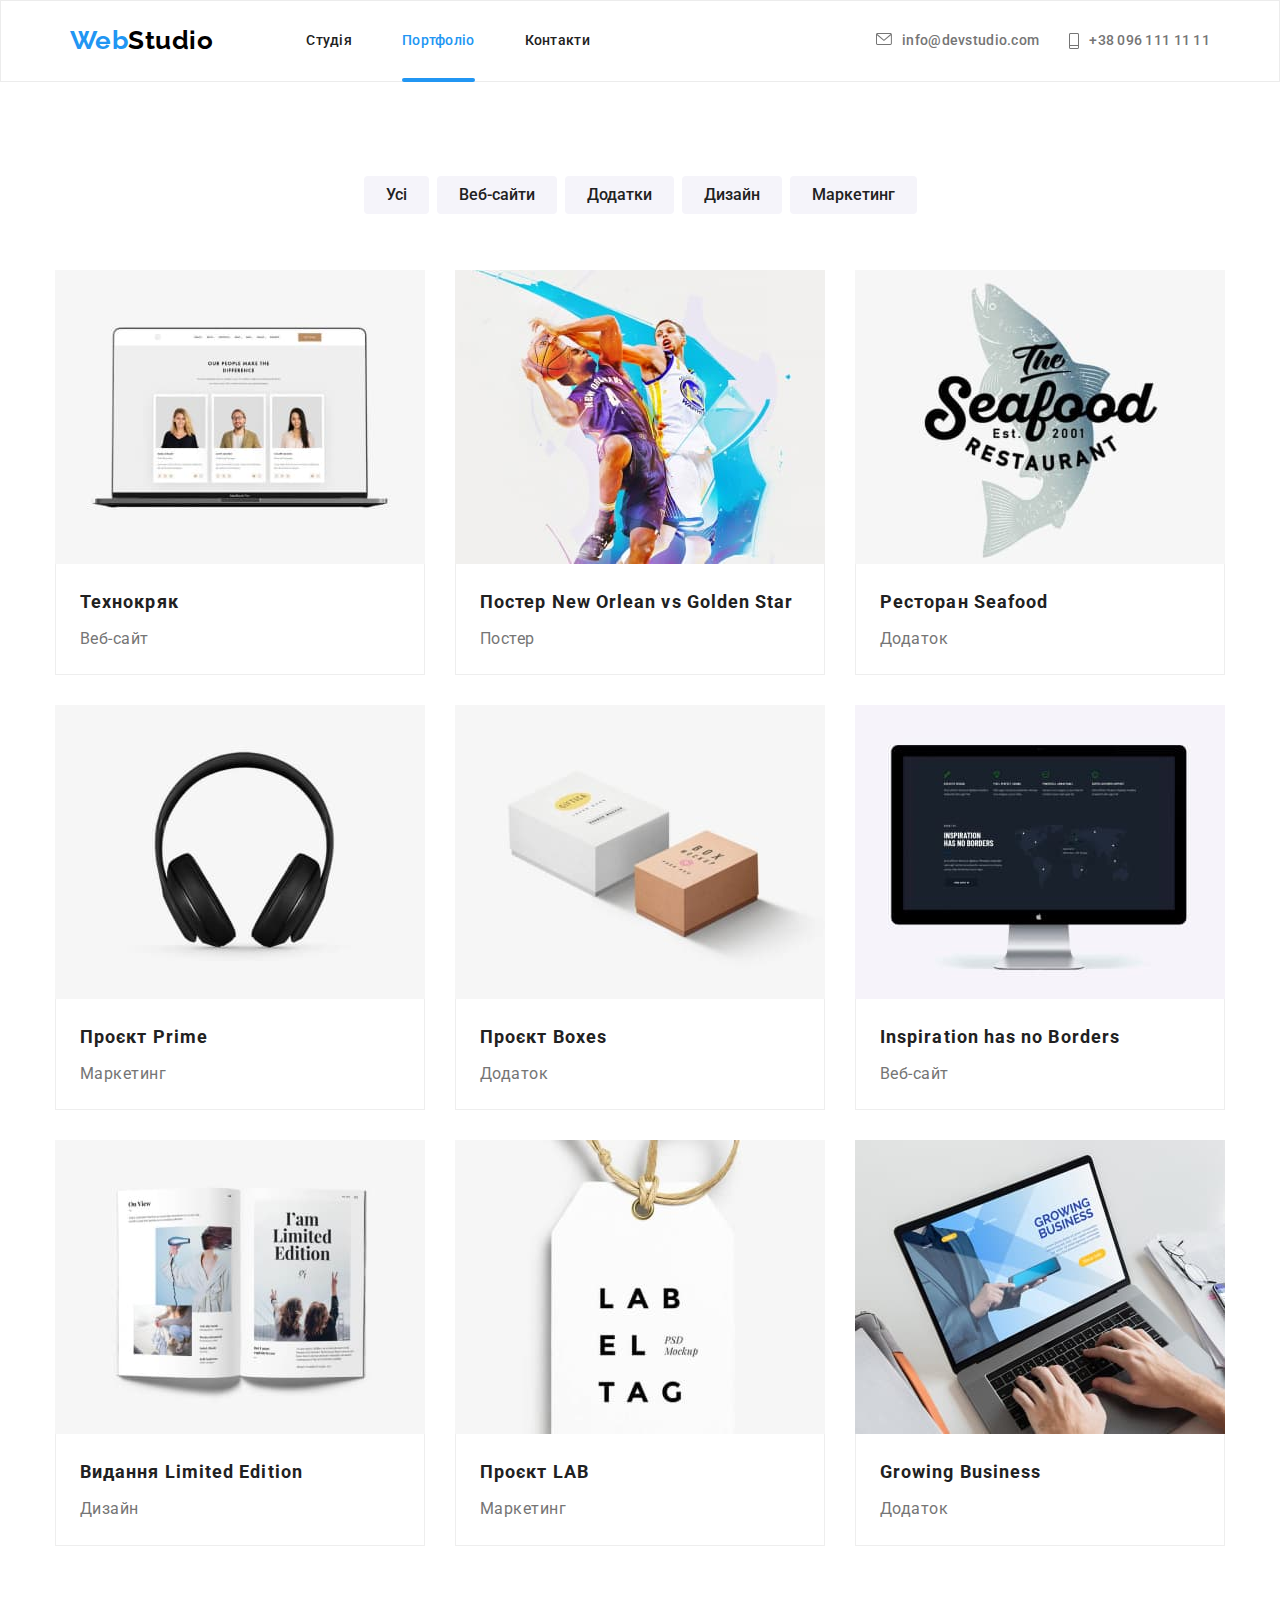
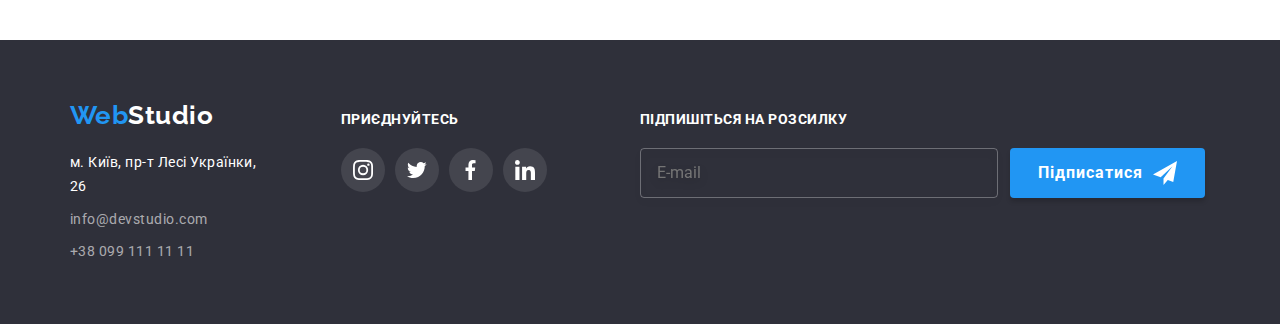
<file: portfolio.html>
<!DOCTYPE html>
<html lang="en">

<head>
    <meta charset="UTF-8">
    <meta http-equiv="X-UA-Compatible" content="IE=edge">
    <meta name="viewport" content="width=device-width, initial-scale=1.0">
    <title>Portfolio</title>
    <link rel="preconnect" href="https://fonts.googleapis.com">
    <link rel="preconnect" href="https://fonts.gstatic.com" crossorigin>
    <link href="https://fonts.googleapis.com/css2?family=Raleway:wght@400;700&family=Roboto:wght@400;500;700&display=swap"
        rel="stylesheet">
    <link rel="stylesheet" href="./css/main.min.css">
</head>

<body>

<!--Шапка + навігація-->

    <header class="page-header">
        <div class="container">
            <div class="header__container">
                <a class="logo" href="/">
                    <span class="logo__web">Web</span><span class="logo__studio">Studio</span>
                </a>
    
                <button class="menu-toggle js-open-menu" aria-expanded="false" aria-controls="mobile-menu">
                    <svg class="icon-menu-open">
                        <use href="./images/sprite.svg#icon-menu-open">
                        </use>
                    </svg>
                </button>
    
                <!--Навігація по сайту + Контакти-->
                <div class="page-header__menu">
                    <nav>
                        <ul class="page-header__nav-list">
                            <li class="page-header__nav-item"><a href="index.html"
                                    class="page-header__button">Студія</a></li>
                            <li class="page-header__nav-item page-header__nav--line"><a href="portfolio.html"
                                    class="page-header__button page-header__button--current">Портфоліо</a></li>
                            <li class="page-header__nav-item"><a href="Контакти" class="page-header__button">Контакти</a>
                            </li>
                        </ul>
                    </nav>
                    <ul class="page-header__contacts">
                        <li class="page-header__contacts-item">
                            <a href="mailto:info@devstudio.com" class="contacts-link contacts-link--mail">
                                <svg class="contacts-link__icon-envelope">
                                    <use href="./images/sprite.svg#icon-envelope"></use>
                                </svg>
                                info@devstudio.com
                            </a>
                        </li>
                        <li class="page-header__contacts-item"><a href="tel:+380961111111"
                                class="contacts-link contacts-link--phone">
                                <svg class="contacts-link__icon-phone">
                                    <use href="./images/sprite.svg#icon-phone"></use>
                                </svg>
                                +38 096 111 11 11
                            </a></li>
                    </ul>
                </div>
            </div>
        </div>
    </header>

    <!--Основа сторінки-->

<main>

    <!--Основні кнопки навігації-->
    <div class="container">
    <section class="portfolio">

        <!--конпки-фільтри-->
        <ul class="filter">
            <li class="filter__item"><button type="button" class="filter__button">Усі</button></li>
            <li class="filter__item"><button type="button" class="filter__button">Веб-сайти</button></li>
            <li class="filter__item"><button type="button" class="filter__button">Додатки</button></li>
            <li class="filter__item"><button type="button" class="filter__button">Дизайн</button></li>
            <li class="filter__item"><button type="button" class="filter__button">Маркетинг</button></li>
        </ul>


    <!--Список портфоліо-->


        <ul class="portfolio-list">
            <li class="portfolio-list__item">
                <a class="portfolio-list__link">
                    <div class="portfolio-list__thumb">
                        <picture>
                            <source srcset="images/portfolio-case1-450.jpg 1x, images/portfolio-case1-450@2x.jpg 2x" media="(max-width:767px)" type="image/jpg">
                            <source srcset="images/portfolio-case1-354.jpg 1x, images/portfolio-case1-354@2x.jpg 2x" media="(min-width: 768px) and (max-width:1199px)" type="image/jpg">
                            <source srcset="images/portfolio-case1-370.jpg 1x, images/portfolio-case1-370@2x.jpg 2x" media="(min-width: 1200px)" type="image/jpg">
                            <img src="images/desctop/portfolio-case1-370.jpg" alt="ноутбук з заставкою">
                            </picture>
                            <div class="portfolio-list__overlay">
                                <p class="portfolio-list__overlay-text">
                                    Ресурс пропонує комплексні пропозиції з різним 
                                    рівнем функціоналу та сервісів. 
                                    Все це дозволить відвідувачу отримати
                                    вичерпні відомості про компанію чи приватну особу.</p>
                            </div>
                    </div>
                    <div class="portfolio-list__description">
                        <h3 class="portfolio-list__title">Технокряк</h3>
                        <p class="portfolio-list__subtitle">Веб-сайт</p>
                    </div>
                </a>
            </li>

            <li class="portfolio-list__item">
                <a class="portfolio-list__link">
                    <div class="portfolio-list__thumb">
                        <picture>
                            <source srcset="images/portfolio-case2-450.jpg 1x, images/portfolio-case2-450@2x.jpg 2x" media="(max-width:767px)" type="image/jpg">
                            <source srcset="images/portfolio-case2-354.jpg 1x, images/portfolio-case2-354@2x.jpg 2x" media="(min-width: 768px) and (max-width:1199px)" type="image/jpg">
                            <source srcset="images/portfolio-case2-370.jpg 1x, images/portfolio-case2-370@2x.jpg 2x" media="(min-width: 1200px)"
                                type="image/jpg">
                            <img src="images/desctop/portfolio-case2-370.jpg" alt="баскетболісти грають">
                            </picture>
                        <div class="portfolio-list__overlay">
                            <p class="portfolio-list__overlay-text">
                                Ресурс пропонує комплексні пропозиції з різним
                                рівнем функціоналу та сервісів.
                                Все це дозволить відвідувачу отримати
                                вичерпні відомості про компанію чи приватну особу.</p>
                        </div>
                    </div>
                    <div class="portfolio-list__description">
                        <h3 class="portfolio-list__title">Постер New Orlean vs Golden Star</h3>
                        <p class="portfolio-list__subtitle">Постер</p>
                    </div>
                </a>
            </li>

            <li class="portfolio-list__item">
                <a class="portfolio-list__link">
                    <div class="portfolio-list__thumb">
                        <picture>
                            <source srcset="images/portfolio-case3-450.jpg 1x, images/portfolio-case3-450@2x.jpg 2x" media="(max-width:767px)" type="image/jpg">
                            <source srcset="images/portfolio-case3-354.jpg 1x, images/portfolio-case3-354@2x.jpg 2x" media="(min-width: 768px) and (max-width:1199px)" type="image/jpg">
                            <source srcset="images/portfolio-case3-370.jpg 1x, images/portfolio-case3-370@2x.jpg 2x" media="(min-width: 1200px)"
                                type="image/jpg">
                            <img src="images/desctop/portfolio-case3-370.jpg" alt="ресторан рибної їжі">
                            </picture>
                        <div class="portfolio-list__overlay">
                            <p class="portfolio-list__overlay-text">
                                Ресурс пропонує комплексні пропозиції з різним
                                рівнем функціоналу та сервісів.
                                Все це дозволить відвідувачу отримати
                                вичерпні відомості про компанію чи приватну особу.</p>
                        </div>
                    </div>
                    <div class="portfolio-list__description">
                        <h3 class="portfolio-list__title">Ресторан Seafood</h3>
                        <p class="portfolio-list__subtitle">Додаток</p>
                    </div>
                </a>
            </li>

            <li class="portfolio-list__item">
                <a class="portfolio-list__link">
                    <div class="portfolio-list__thumb">
                         <picture>
                            <source srcset="images/portfolio-case4-450.jpg 1x, images/portfolio-case4-450@2x.jpg 2x" media="(max-width:767px)" type="image/jpg">
                            <source srcset="images/portfolio-case4-354.jpg 1x, images/portfolio-case4-354@2x.jpg 2x" media="(min-width: 768px) and (max-width:1199px)" type="image/jpg">
                            <source srcset="images/portfolio-case4-370.jpg 1x, images/portfolio-case4-370@2x.jpg 2x" media="(min-width: 1200px)" type="image/jpg">
                            <img src="images/desctop/portfolio-case4-370.jpg" alt="навушники">
                            </picture>
                        <div class="portfolio-list__overlay">
                            <p class="portfolio-list__overlay-text">
                                Ресурс пропонує комплексні пропозиції з різним
                                рівнем функціоналу та сервісів.
                                Все це дозволить відвідувачу отримати
                                вичерпні відомості про компанію чи приватну особу.</p>
                        </div>
                    </div>
                    <div class="portfolio-list__description">
                        <h3 class="portfolio-list__title">Проєкт Prime</h3>
                        <p class="portfolio-list__subtitle">Маркетинг</p>
                    </div>
                </a>
            </li>

            <li class="portfolio-list__item">
                <a class="portfolio-list__link">
                    <div class="portfolio-list__thumb">
                        <picture>
                            <source srcset="images/portfolio-case5-450.jpg 1x, images/portfolio-case5-450@2x.jpg 2x" media="(max-width:767px)" type="image/jpg">
                            <source srcset="images/portfolio-case5-354.jpg 1x, images/portfolio-case5-354@2x.jpg 2x" media="(min-width: 768px) and (max-width:1199px)" type="image/jpg">
                            <source srcset="images/portfolio-case5-370.jpg 1x, images/portfolio-case5-370@2x.jpg 2x" media="(min-width: 1200px)"
                                type="image/jpg">
                            <img src="images/desctop/portfolio-case5-370.jpg" alt="дві коробки">
                            </picture>
                        <div class="portfolio-list__overlay">
                            <p class="portfolio-list__overlay-text">
                                Ресурс пропонує комплексні пропозиції з різним
                                рівнем функціоналу та сервісів.
                                Все це дозволить відвідувачу отримати
                                вичерпні відомості про компанію чи приватну особу.</p>
                        </div>
                    </div>
                    <div class="portfolio-list__description">
                        <h3 class="portfolio-list__title">Проєкт Boxes</h3>
                        <p class="portfolio-list__subtitle">Додаток</p>
                    </div>
                </a>
            </li>

            <li class="portfolio-list__item">
                <a class="portfolio-list__link">
                    <div class="portfolio-list__thumb">
                        <picture>
                            <source srcset="images/portfolio-case6-450.jpg 1x, images/portfolio-case6-450@2x.jpg 2x" media="(max-width:767px)" type="image/jpg">
                            <source srcset="images/portfolio-case6-354.jpg 1x, images/portfolio-case6-354@2x.jpg 2x" media="(min-width: 768px) and (max-width:1199px)" type="image/jpg">
                            <source srcset="images/portfolio-case6-370.jpg 1x, images/portfolio-case6-370@2x.jpg 2x" media="(min-width: 1200px)"
                                type="image/jpg">
                            <img src="images/desctop/portfolio-case6-370.jpg" alt="монітор стоїть">
                            </picture>
                        <div class="portfolio-list__overlay">
                            <p class="portfolio-list__overlay-text">
                                Ресурс пропонує комплексні пропозиції з різним
                                рівнем функціоналу та сервісів.
                                Все це дозволить відвідувачу отримати
                                вичерпні відомості про компанію чи приватну особу.</p>
                        </div>
                    </div>
                    <div class="portfolio-list__description">
                        <h3 class="portfolio-list__title">Inspiration has no Borders</h3>
                        <p class="portfolio-list__subtitle">Веб-сайт</p>
                    </div>
                </a>
            </li>

            <li class="portfolio-list__item">
                <a class="portfolio-list__link">
                    <div class="portfolio-list__thumb">
                        <picture>
                            <source srcset="images/portfolio-case7-450.jpg 1x, images/portfolio-case7-450@2x.jpg 2x" media="(max-width:767px)" type="image/jpg">
                            <source srcset="images/portfolio-case7-354.jpg 1x, images/portfolio-case7-354@2x.jpg 2x" media="(min-width: 768px) and (max-width:1199px)" type="image/jpg">
                            <source srcset="images/portfolio-case7-370.jpg 1x, images/portfolio-case7-370@2x.jpg 2x" media="(min-width: 1200px)"
                                type="image/jpg">
                            <img src="images/desctop/portfolio-case7-370.jpg" alt="книга">
                            </picture>
                        <div class="portfolio-list__overlay">
                            <p class="portfolio-list__overlay-text">
                                Ресурс пропонує комплексні пропозиції з різним
                                рівнем функціоналу та сервісів.
                                Все це дозволить відвідувачу отримати
                                вичерпні відомості про компанію чи приватну особу.</p>
                        </div>
                    </div>
                    <div class="portfolio-list__description">
                        <h3 class="portfolio-list__title">Видання Limited Edition</h3>
                        <p class="portfolio-list__subtitle">Дизайн</p>
                    </div>
                </a>
            </li>

            <li class="portfolio-list__item">
                <a class="portfolio-list__link">
                    <div class="portfolio-list__thumb">
                        <picture>
                            <source srcset="images/portfolio-case8-450.jpg 1x, images/portfolio-case8-450@2x.jpg 2x" media="(max-width:767px)" type="image/jpg">
                            <source srcset="images/portfolio-case8-354.jpg 1x, images/portfolio-case8-354@2x.jpg 2x" media="(min-width: 768px) and (max-width:1199px)" type="image/jpg">
                            <source srcset="images/portfolio-case8-370.jpg 1x, images/portfolio-case8-370@2x.jpg 2x" media="(min-width: 1200px)"
                                type="image/jpg">
                            <img src="images/desctop/portfolio-case8-370.jpg" alt="бірка фірми lab">
                            </picture>
                        <div class="portfolio-list__overlay">
                            <p class="portfolio-list__overlay-text">
                                Ресурс пропонує комплексні пропозиції з різним
                                рівнем функціоналу та сервісів.
                                Все це дозволить відвідувачу отримати
                                вичерпні відомості про компанію чи приватну особу.</p>
                        </div>
                    </div>
                    <div class="portfolio-list__description">
                        <h3 class="portfolio-list__title">Проєкт LAB</h3>
                        <p class="portfolio-list__subtitle">Маркетинг</p>
                    </div>
                </a>
            </li>

            <li class="portfolio-list__item">
                <a class="portfolio-list__link">
                    <div class="portfolio-list__thumb">
                        <picture>
                            <source srcset="images/portfolio-case9-450.jpg 1x, images/portfolio-case9-450@2x.jpg 2x" media="(max-width:767px)" type="image/jpg">
                            <source srcset="images/portfolio-case9-354.jpg 1x, images/portfolio-case9-354@2x.jpg 2x" media="(min-width: 768px) and (max-width:1199px)" type="image/jpg">
                            <source srcset="images/portfolio-case9-370.jpg 1x, images/portfolio-case9-370@2x.jpg 2x" media="(min-width: 1200px)"
                                type="image/jpg">
                            <img src="images/desctop/portfolio-case9-370.jpg"  alt="Руки на клавіатурі ноутбука друкують"> 
                              </picture> 
                        <div class="portfolio-list__overlay">
                            <p class="portfolio-list__overlay-text">
                                Ресурс пропонує комплексні пропозиції з різним
                                рівнем функціоналу та сервісів.
                                Все це дозволить відвідувачу отримати
                                вичерпні відомості про компанію чи приватну особу.</p>
                        </div>
                    </div>
                    <div class="portfolio-list__description">
                        <h3 class="portfolio-list__title">Growing Business</h3>
                        <p class="portfolio-list__subtitle">Додаток</p>
                    </div>
                </a>
            </li>
        </ul>

    </section>
    </div>
</main>

    <!-- Футер-->
    
        <footer class="page-footer">
            <div class="container">
                <div class="page-footer__container">
                    <div class="page-footer__contacts">
                        <a class="logo page-footer__logo" href="/">
                            <span class="logo__web">Web</span><span class="logo__studio logo__studio--inverse">Studio</span>
                        </a>
                        <ul class="page-footer__list">
                            <li class="page-footer__list-item">
                                <address class="page-footer__adress">м. Київ, пр-т Лесі Українки, 26</address>
                            </li>
                            <li class="page-footer__list-item">
                                <a href="mailto:info@example.com" class="page-footer__contacts-link">info@devstudio.com</a>
                            </li>
                            <li class="page-footer__list-item">
                                <a href="tel:+380991111111" class="page-footer__contacts-link">+38 099 111 11 11</a>
                            </li>
                        </ul>
                    </div>
                    <div class="page-footer__social">
                        <h3 class="page-footer__title">Приєднуйтесь</h3>
                        <ul class="page-footer__social-list">
                            <li class="page-footer__social-list-item">
                                <a href="https://www.instagram.com/" class="icon-button page-footer__icon-button">
                                    <svg class="icon-social">
                                        <use href="./images/sprite.svg#icon-instagram">
                                        </use>
                                    </svg>
                                </a>
                            </li>
                            <li class="page-footer__social-list-item">
                                <a href="https://www.instagram.com/" class="icon-button page-footer__icon-button">
                                    <svg class="icon-social">
                                        <use href="./images/sprite.svg#icon-twitter">
                                        </use>
                                    </svg>
                                </a>
                            </li>
                            <li class="page-footer__social-list-item">
                                <a href="https://www.instagram.com/" class="icon-button page-footer__icon-button">
                                    <svg class="icon-social">
                                        <use href="./images/sprite.svg#icon-facebook">
                                        </use>
                                    </svg>
                                </a>
                            </li>
                            <li class="page-footer__social-list-item">
                                <a href="https://www.instagram.com/" class="icon-button page-footer__icon-button">
                                    <svg class="icon-social">
                                        <use href="./images/sprite.svg#icon-linkedin">
                                        </use>
                                    </svg>
                                </a>
                            </li>
                        </ul>
                    </div>
                    <!--форма футеру-->
                    <div class="page-footer__form">
                        <h3 class="page-footer__title">Підпишіться на розсилку</h3>
                        <form class="page-footer__mail">
                            <div class="page-footer__thumb">
                                <input type="email" name="email" class="page-footer__input" placeholder="E-mail">
                                <button type="submit" class="hero-button page-footer__hero-button">Підписатися
                                </button>
                            </div>
                        </form>
                    </div>
                </div>
            </div>
        </footer>
    
    <!--mobile menu-->
    <div class="menu-container js-menu-container" id="mobile-menu">
        <button class="menu-toggle js-close-menu">
            <svg class="icon-menu-close">
                <use href="./images/sprite.svg#icon-menu-close">
                </use>
            </svg>
        </button>
        <div class="mobile-menu">
            <nav>
                <ul class="mobile-menu__nav-list">
                    <li class="mobile-menu__nav">
                        <a href="index.html" class="mobile-menu__button">Студія</a>
                    </li>
                    <li class="mobile-menu__nav mobile-menu__nav--line"><a href="portfolio.html" class="mobile-menu__button mobile-menu__button--current">Портфоліо</a></li>
                    <li class="mobile-menu__nav"><a href="Контакти" class="mobile-menu__button">Контакти</a></li>
                </ul>
            </nav>
    
            <ul class="mobile-menu__contacts-list">
                <li class="mobile-menu__tel-item"><a href="tel:+380961111111" class="mobile-menu__tel-link">
                        +38 096 111 11 11
                    </a></li>
                <li class="mobile-menu__mail-item">
                    <a href="mailto:info@devstudio.com" class="mobile-menu__mail-link">
                        info@devstudio.com
                    </a>
                </li>
            </ul>
            <ul class="mobile-menu__social-list">
                <li class="mobile-menu__social-item"><a class="mobile-menu__social-link" href="">Instagram</a></li>
                <li class="mobile-menu__social-item"><a class="mobile-menu__social-link" href="">Twitter</a></li>
                <li class="mobile-menu__social-item"><a class="mobile-menu__social-link" href="">Facebook</a></li>
                <li class="mobile-menu__social-item"><a class="mobile-menu__social-link" href="">LinkendIn</a></li>
            </ul>
        </div>
    </div>

    <script src="./js/mobile-menu.js"></script>
    </body>
    
    </html>
</file>
<file: css/main.min.css>
/*! modern-normalize v1.1.0 | MIT License | https://github.com/sindresorhus/modern-normalize */*,::after,::before{-webkit-box-sizing:border-box;box-sizing:border-box}html{-moz-tab-size:4;-o-tab-size:4;tab-size:4}html{line-height:1.15;-webkit-text-size-adjust:100%}body{margin:0}body{font-family:system-ui,-apple-system,"Segoe UI",Roboto,Helvetica,Arial,sans-serif,"Apple Color Emoji","Segoe UI Emoji"}hr{height:0;color:inherit}abbr[title]{-webkit-text-decoration:underline dotted;text-decoration:underline dotted}b,strong{font-weight:bolder}code,kbd,pre,samp{font-family:ui-monospace,SFMono-Regular,Consolas,"Liberation Mono",Menlo,monospace;font-size:1em}small{font-size:80%}sub,sup{font-size:75%;line-height:0;position:relative;vertical-align:baseline}sub{bottom:-0.25em}sup{top:-0.5em}table{text-indent:0;border-color:inherit}button,input,optgroup,select,textarea{font-family:inherit;font-size:100%;line-height:1.15;margin:0}button,select{text-transform:none}[type=button],[type=reset],[type=submit],button{-webkit-appearance:button;-moz-appearance:button;appearance:button}::-moz-focus-inner{border-style:none;padding:0}:-moz-focusring{outline:1px dotted ButtonText}:-moz-ui-invalid{box-shadow:none}legend{padding:0}progress{vertical-align:baseline}::-webkit-inner-spin-button,::-webkit-outer-spin-button{height:auto}[type=search]{-webkit-appearance:textfield;-moz-appearance:textfield;appearance:textfield;outline-offset:-2px}::-webkit-search-decoration{-webkit-appearance:none;appearance:none}::-webkit-file-upload-button{-webkit-appearance:button;appearance:button;font:inherit}summary{display:list-item}body{font-family:Roboto,sans-serif;background-color:#fff;color:#757575;letter-spacing:.03em}body.modal-open{overflow:hidden}img{display:block;max-width:100%;height:auto}.container{min-width:290px;max-width:1200px;margin:0 auto}@media screen and (max-width: 479px){.container{padding:0 15px}}@media screen and (min-width: 480px)and (max-width: 767px){.container{width:480px;padding:0 15px}}@media screen and (min-width: 768px)and (max-width: 1199px){.container{width:768px;padding:0 15px}}@media screen and (min-width: 1200px){.container{width:1200px;padding:0 15px}}.page-footer__social-list-item,.page-footer__social-list,.portfolio-list,.filter,.regular-customers__list,.our-team__social-list-item,.our-team__social-list,.our-team__list,.our-work__list,.feature__list,.mobile-menu__social-list,.mobile-menu__contacts-list,.mobile-menu__nav-list,.page-header__contacts,.page-header__nav-list{list-style:none;padding:0;margin:0}.portfolio-list__title,.regular-customers__title,.our-team__name,.our-team__title,.our-work__title,.feature__title{color:#212121;margin-top:0;margin-bottom:0}.page-footer,.hero-background{color:#fff;background-color:#2f303a}.regular-customers__title,.our-team__title,.our-work__title{font-weight:700;font-size:36px;line-height:1.17;text-align:center;margin-bottom:50px}.page-header{border:1px solid #ececec;background-color:#fff}.header__container{padding:0;height:60px;display:-webkit-box;display:-ms-flexbox;display:flex;-webkit-box-align:center;-ms-flex-align:center;align-items:center;background-color:#fff;padding:0 15px;-webkit-box-pack:justify;-ms-flex-pack:justify;justify-content:space-between}@media screen and (min-width: 768px){.header__container{height:80px}}@media screen and (min-width: 1200px){.header__container{max-width:1200px;margin:0 auto}}.logo{display:inline-block;margin:0 87px 0 0;text-decoration:none}@media screen and (min-width: 1200px){.logo{margin-right:93px}}.logo__web{font-family:Raleway;font-weight:700;font-size:24px;line-height:1.67;color:#2196f3}@media screen and (min-width: 1200px){.logo__web{font-size:26px;line-height:1.2}}.logo__studio{font-family:Raleway;font-weight:700;font-size:24px;line-height:1.67;color:#000}@media screen and (min-width: 1200px){.logo__studio{font-size:26px;line-height:1.2}}.menu-toggle{width:40px;height:40px;fill:currentColor;background-color:rgba(0,0,0,0);border-style:none;-webkit-transition:color 250ms cubic-bezier(0.4, 0, 0.2, 1);transition:color 250ms cubic-bezier(0.4, 0, 0.2, 1)}.menu-toggle:hover{color:#2196f3;cursor:pointer}.menu-toggle:focus{color:#2196f3;cursor:pointer}@media(min-width: 768px){.menu-toggle{display:none}}.icon-menu-open{width:24px;height:16px}.icon-menu-close{width:19px;height:19px}.page-header__menu{display:-webkit-box;display:-ms-flexbox;display:flex;width:100%;height:100%;-webkit-box-pack:justify;-ms-flex-pack:justify;justify-content:space-between}@media(max-width: 767px){.page-header__menu{display:none}}.page-header__nav-list{display:-webkit-box;display:-ms-flexbox;display:flex;-webkit-box-align:center;-ms-flex-align:center;align-items:center}.page-header__nav-item{position:relative}.page-header__nav-item:not(:last-child){margin-right:50px}.page-header__button{display:block;padding:32px 0;font-weight:500;font-size:14px;line-height:1.14;color:#212121;text-decoration:none;letter-spacing:.02em;-webkit-transition:color 250ms cubic-bezier(0.4, 0, 0.2, 1);transition:color 250ms cubic-bezier(0.4, 0, 0.2, 1)}.page-header__button:hover{color:#2196f3;z-index:2}.page-header__button:focus{color:#2196f3;z-index:2}.page-header__button--current{color:#2196f3}.page-header__nav--line::after{content:"";position:absolute;bottom:-1px;left:0;width:100%;height:4px;background:#2196f3;border-radius:2px}.page-header__contacts{padding:21px 0}@media screen and (min-width: 1200px){.page-header__contacts{display:-webkit-box;display:-ms-flexbox;display:flex;-webkit-box-align:center;-ms-flex-align:center;align-items:center;font-size:26px;line-height:1.2}}.page-header__contacts-item:not(:last-child){margin-bottom:10px}@media screen and (min-width: 1200px){.page-header__contacts-item:not(:last-child){margin-right:30px;margin-bottom:0}}.contacts-link{display:-webkit-box;display:-ms-flexbox;display:flex;font-weight:500;font-size:12px;line-height:1.17;text-decoration:none;color:#757575;letter-spacing:.02em;-webkit-transition:color 250ms cubic-bezier(0.4, 0, 0.2, 1);transition:color 250ms cubic-bezier(0.4, 0, 0.2, 1)}@media screen and (min-width: 1200px){.contacts-link{font-size:14px;line-height:1.14}}.contacts-link--mail{-webkit-box-align:stretch;-ms-flex-align:stretch;align-items:stretch}.contacts-link--phone{-webkit-box-align:center;-ms-flex-align:center;align-items:center}.contacts-link:hover{color:#2196f3}.contacts-link:focus{color:#2196f3}.contacts-link__icon-envelope{height:12px;width:16px;margin-right:10px;fill:currentColor}.contacts-link__icon-phone{height:16px;width:10px;margin-right:10px;fill:currentColor}.menu-container{position:fixed;top:0;left:0;width:100%;height:100%;overflow-y:scroll;background-color:#fff;z-index:100;-webkit-transform:translateY(-100%);transform:translateY(-100%);opacity:0;-webkit-transition:opacity 250ms cubic-bezier(0.4, 0, 0.2, 1),-webkit-transform 250ms cubic-bezier(0.4, 0, 0.2, 1);transition:opacity 250ms cubic-bezier(0.4, 0, 0.2, 1),-webkit-transform 250ms cubic-bezier(0.4, 0, 0.2, 1);transition:opacity 250ms cubic-bezier(0.4, 0, 0.2, 1),transform 250ms cubic-bezier(0.4, 0, 0.2, 1);transition:opacity 250ms cubic-bezier(0.4, 0, 0.2, 1),transform 250ms cubic-bezier(0.4, 0, 0.2, 1),-webkit-transform 250ms cubic-bezier(0.4, 0, 0.2, 1)}@media screen and (min-width: 768px){.menu-container{display:none}}.menu-container.is-open{-webkit-transform:translateY(0);transform:translateY(0);opacity:1}.mobile-menu{width:100%;height:100%;margin:0 auto;padding:56px 40px 48px 40px;margin:0;list-style:none}@media screen and (max-width: 767px){.mobile-menu{display:-webkit-box;display:-ms-flexbox;display:flex;-webkit-box-orient:vertical;-webkit-box-direction:normal;-ms-flex-direction:column;flex-direction:column;-webkit-box-pack:justify;-ms-flex-pack:justify;justify-content:space-between;-webkit-box-align:start;-ms-flex-align:start;align-items:flex-start}}.mobile-menu .link{display:block;padding:10px;color:#fff;text-decoration:none}.menu-container.is-hidden{opacity:0;pointer-events:none}.js-close-menu{position:absolute;top:10px;right:15px}.mobile-menu__nav-list{display:-webkit-box;display:-ms-flexbox;display:flex;-webkit-box-orient:vertical;-webkit-box-direction:normal;-ms-flex-direction:column;flex-direction:column}.mobile-menu__nav{position:relative;display:inline-block;margin-right:auto;font-weight:500;font-size:40px;line-height:1.175;letter-spacing:.02em}.mobile-menu__nav:not(:last-child){margin-bottom:32px}.mobile-menu__button{color:#212121;text-decoration:none}.mobile-menu__button--current{color:#2196f3}.mobile-menu__nav--line::after{content:"";position:absolute;left:0;bottom:-4px;width:100%;height:4px;background:#2196f3;border-radius:2px}@media screen and (max-width: 479px){.mobile-menu_footer{margin-top:30px}}@media screen and (max-width: 479px){.mobile-menu__contacts-list{margin-bottom:32px}}@media screen and (min-width: 480px){.mobile-menu__contacts-list{margin-bottom:64px}}.mobile-menu__tel-item{margin-bottom:32px}.mobile-menu__tel-link{text-decoration:none;font-weight:500;font-size:34px;line-height:1.118;letter-spacing:.02em;color:#2196f3}@media screen and (max-width: 479px){.mobile-menu__tel-link{font-size:27px;line-height:1.118}}.mobile-menu__mail-link{text-decoration:none;font-weight:500;font-size:24px;line-height:1.17;letter-spacing:.02em;color:#757575}.mobile-menu__social-list{display:-webkit-box;display:-ms-flexbox;display:flex}@media screen and (max-width: 479px){.mobile-menu__social-list{display:block}}@media screen and (max-width: 479px){.mobile-menu__social-item{padding:0}}@media screen and (min-width: 480px){.mobile-menu__social-item{padding:0}.mobile-menu__social-item:not(:last-child){padding-right:10px;border-right:1px solid rgba(33,33,33,.2)}.mobile-menu__social-item:not(:first-child){padding-left:10px}}.mobile-menu__social-link{text-decoration:none;font-weight:500;font-size:18px;line-height:1.22;letter-spacing:.02em;color:#2196f3}.hero-background{display:-webkit-box;display:-ms-flexbox;display:flex;max-width:1600px;-webkit-box-align:center;-ms-flex-align:center;align-items:center;margin:0 auto;background-color:#c4c4c4;background-repeat:no-repeat;background-position:center;background-size:cover}@media screen and (max-width: 767px){.hero-background{background-image:-webkit-gradient(linear, left top, left bottom, from(rgba(47, 48, 58, 0.4)), to(rgba(47, 48, 58, 0.4))),url("/goit-markup-hw-08/images/background/mobile-bg.jpg");background-image:linear-gradient(rgba(47, 48, 58, 0.4), rgba(47, 48, 58, 0.4)),url("/goit-markup-hw-08/images/background/mobile-bg.jpg")}}@media screen and (max-width: 767px)and (min-device-pixel-ratio: 2),screen and (max-width: 767px)and (-webkit-min-device-pixel-ratio: 2),screen and (max-width: 767px)and (min-resolution: 192dpi),screen and (max-width: 767px)and (min-resolution: 2dppx){.hero-background{background-image:-webkit-gradient(linear, left top, left bottom, from(rgba(47, 48, 58, 0.4)), to(rgba(47, 48, 58, 0.4))),url("/goit-markup-hw-08/images/background/mobile-bg@2x.jpg");background-image:linear-gradient(rgba(47, 48, 58, 0.4), rgba(47, 48, 58, 0.4)),url("/goit-markup-hw-08/images/background/mobile-bg@2x.jpg")}}@media screen and (min-width: 768px)and (max-width: 1199px){.hero-background{background-image:-webkit-gradient(linear, left top, left bottom, from(rgba(47, 48, 58, 0.4)), to(rgba(47, 48, 58, 0.4))),url("/goit-markup-hw-08/images/background/tablet-bg.jpg");background-image:linear-gradient(rgba(47, 48, 58, 0.4), rgba(47, 48, 58, 0.4)),url("/goit-markup-hw-08/images/background/tablet-bg.jpg")}}@media screen and (min-width: 768px)and (max-width: 1199px)and (min-device-pixel-ratio: 2),screen and (min-width: 768px)and (max-width: 1199px)and (-webkit-min-device-pixel-ratio: 2),screen and (min-width: 768px)and (max-width: 1199px)and (min-resolution: 192dpi),screen and (min-width: 768px)and (max-width: 1199px)and (min-resolution: 2dppx){.hero-background{background-image:-webkit-gradient(linear, left top, left bottom, from(rgba(47, 48, 58, 0.4)), to(rgba(47, 48, 58, 0.4))),url("/goit-markup-hw-08/images/background/tablet-bg@2x.jpg");background-image:linear-gradient(rgba(47, 48, 58, 0.4), rgba(47, 48, 58, 0.4)),url("/goit-markup-hw-08/images/background/tablet-bg@2x.jpg")}}@media screen and (min-width: 1200px){.hero-background{background-image:-webkit-gradient(linear, left top, left bottom, from(rgba(47, 48, 58, 0.4)), to(rgba(47, 48, 58, 0.4))),url("/goit-markup-hw-08/images/background/desctop-bg.jpg");background-image:linear-gradient(rgba(47, 48, 58, 0.4), rgba(47, 48, 58, 0.4)),url("/goit-markup-hw-08/images/background/desctop-bg.jpg")}}@media screen and (min-width: 1200px)and (min-device-pixel-ratio: 2),screen and (min-width: 1200px)and (-webkit-min-device-pixel-ratio: 2),screen and (min-width: 1200px)and (min-resolution: 192dpi),screen and (min-width: 1200px)and (min-resolution: 2dppx){.hero-background{background-image:-webkit-gradient(linear, left top, left bottom, from(rgba(47, 48, 58, 0.4)), to(rgba(47, 48, 58, 0.4))),url("/goit-markup-hw-08/images/background/desctop-bg@2x.jpg");background-image:linear-gradient(rgba(47, 48, 58, 0.4), rgba(47, 48, 58, 0.4)),url("/goit-markup-hw-08/images/background/desctop-bg@2x.jpg")}}.hero{display:-webkit-box;display:-ms-flexbox;display:flex;-webkit-box-orient:vertical;-webkit-box-direction:normal;-ms-flex-direction:column;flex-direction:column;text-align:center;-webkit-box-align:center;-ms-flex-align:center;align-items:center;-webkit-box-pack:center;-ms-flex-pack:center;justify-content:center}@media screen and (min-width: 480px)and (max-width: 1199px){.hero{padding-top:118px;padding-bottom:118px}}@media screen and (min-width: 1200px){.hero{padding-top:200px;padding-bottom:200px}}.hero__inscription{display:-webkit-box;display:-ms-flexbox;display:flex;-webkit-box-orient:vertical;-webkit-box-direction:normal;-ms-flex-direction:column;flex-direction:column;margin-top:0;margin-bottom:30px;font-weight:900;font-size:26px;line-height:1.615;letter-spacing:.06em;text-transform:uppercase;color:#fff}@media screen and (min-width: 1200px){.hero__inscription{font-size:44px;line-height:1.37}}.hero__inscription--item{display:block;margin:0;padding:0}.hero-button{display:-webkit-box;display:-ms-flexbox;display:flex;text-align:center;padding:10px 24px;border-style:none;color:#fff;background:#2196f3;-webkit-box-shadow:0px 4px 4px rgba(0,0,0,.15);box-shadow:0px 4px 4px rgba(0,0,0,.15);border-radius:4px;font-weight:700;font-size:16px;line-height:1.9;letter-spacing:.06em;-webkit-transition:background-color 250ms cubic-bezier(0.4, 0, 0.2, 1);transition:background-color 250ms cubic-bezier(0.4, 0, 0.2, 1)}.hero-button:focus{background:#188ce8;-webkit-box-shadow:0px 4px 4px rgba(0,0,0,.15);box-shadow:0px 4px 4px rgba(0,0,0,.15);cursor:pointer}.hero-button:hover{background:#188ce8;-webkit-box-shadow:0px 4px 4px rgba(0,0,0,.15);box-shadow:0px 4px 4px rgba(0,0,0,.15);cursor:pointer}@media screen and (max-width: 1199px){.feature{padding-top:60px;padding-bottom:60px}}@media screen and (min-width: 1200px){.feature{padding-top:94px;padding-bottom:94px}}.feature__list{margin:0 auto}@media screen and (min-width: 768px)and (max-width: 1199px){.feature__list{display:-webkit-box;display:-ms-flexbox;display:flex;-ms-flex-wrap:wrap;flex-wrap:wrap}}@media screen and (min-width: 1200px){.feature__list{display:-webkit-box;display:-ms-flexbox;display:flex}}.feature__item{width:100%}@media screen and (min-width: 768px){.feature__item{width:calc((100% - 30px)/2)}.feature__item:nth-child(2n+1){margin-right:30px}}@media screen and (min-width: 1200px){.feature__item{width:calc((100% - 90px)/4)}.feature__item:not(:last-child){margin-right:30px}}.feature__item::before{display:block;content:"";height:120px}.feature__title{margin-bottom:10px;font-weight:700;font-size:14px;line-height:1.14}@media screen and (max-width: 767px){.feature__title{text-align:center}}.feature__description{margin-top:0;font-weight:400;font-size:14px;line-height:1.7}.icon-antena::before{margin-bottom:30px;background:#f5f4fa;border-radius:4px;background-image:url(../images/icon-antena.svg);background-repeat:no-repeat;background-position:center}.icon-clock::before{margin-bottom:30px;background:#f5f4fa;border-radius:4px;background-image:url(../images/icon-clock.svg);background-repeat:no-repeat;background-position:center}.icon-computer::before{margin-bottom:30px;background:#f5f4fa;border-radius:4px;background-image:url(../images/icon-computer.svg);background-repeat:no-repeat;background-position:center}.icon-astronaut::before{margin-bottom:30px;background:#f5f4fa;border-radius:4px;background-image:url(../images/icon-astronaut.svg);background-repeat:no-repeat;background-position:center}@media screen and (max-width: 1199px){.our-work{padding-bottom:60px}}@media screen and (min-width: 1200px){.our-work{padding-bottom:94px}}@media(max-width: 1199px){.our-work{display:none}}.our-work__list{display:-webkit-box;display:-ms-flexbox;display:flex}.our-work__item{display:-webkit-box;display:-ms-flexbox;display:flex;position:relative}.our-work__item:not(:last-child){margin-right:30px}.our-work__overlay{position:absolute;width:100%;height:70px;bottom:0;background:rgba(47,48,58,.8)}.our-work__description{margin:0;padding:0;position:absolute;top:50%;left:50%;-webkit-transform:translate(-50%, -50%);transform:translate(-50%, -50%);font-weight:700;font-size:14px;line-height:1.14;color:#fff;text-transform:uppercase}.our-team{background-color:#f5f4fa}@media screen and (max-width: 1199px){.our-team__container{padding-top:60px;padding-bottom:60px}}@media screen and (min-width: 1200px){.our-team__container{padding-top:94px;padding-bottom:94px}}.our-team__list{margin:0 auto}@media screen and (min-width: 768px)and (max-width: 1199px){.our-team__list{display:-webkit-box;display:-ms-flexbox;display:flex;-ms-flex-wrap:wrap;flex-wrap:wrap}}@media screen and (min-width: 1200px){.our-team__list{display:-webkit-box;display:-ms-flexbox;display:flex}}.our-team__card{width:100%;background:#fff;-webkit-box-shadow:0px 1px 3px rgba(0,0,0,.12),0px 1px 1px rgba(0,0,0,.14),0px 2px 1px rgba(0,0,0,.2);box-shadow:0px 1px 3px rgba(0,0,0,.12),0px 1px 1px rgba(0,0,0,.14),0px 2px 1px rgba(0,0,0,.2);border-radius:0px 0px 4px 4px}@media screen and (max-width: 479px){.our-team__card:not(:last-child){margin-bottom:30px}}@media screen and (min-width: 480px)and (max-width: 767px){.our-team__card:not(:last-child){margin-bottom:30px}}@media screen and (min-width: 768px)and (max-width: 1199px){.our-team__card{width:calc((100% - 30px)/2)}.our-team__card:nth-child(2n+1){margin-right:30px}.our-team__card:nth-child(-n+3){margin-bottom:30px}.our-team__card:nth-child(n+3){margin-bottom:0}}@media screen and (min-width: 1200px){.our-team__card{width:calc((100% - 90px)/4);margin-bottom:0}.our-team__card:not(:last-child){margin-right:30px}}.our-team__description{padding:30px 0}.our-team__name{padding:0;margin-bottom:10px;font-weight:500;font-size:16px;line-height:1.18;text-align:center}.our-team__profession{padding:0;margin:0 0 16px 0;font-weight:400;font-size:16px;line-height:1.18;text-align:center}.our-team__social-list{display:-webkit-box;display:-ms-flexbox;display:flex;-webkit-box-pack:center;-ms-flex-pack:center;justify-content:center;-webkit-box-align:center;-ms-flex-align:center;align-items:center;margin:0 auto}.our-team__social-list-item:not(:last-child){margin-right:10px}.icon-button{display:-webkit-box;display:-ms-flexbox;display:flex;-webkit-box-pack:center;-ms-flex-pack:center;justify-content:center;-webkit-box-align:center;-ms-flex-align:center;align-items:center;padding:0;border:none;width:44px;height:44px;border-radius:50%;color:#afb1b8;background-color:#fff;cursor:pointer;-webkit-transition:background-color 250ms cubic-bezier(0.4, 0, 0.2, 1),color 250ms cubic-bezier(0.4, 0, 0.2, 1);transition:background-color 250ms cubic-bezier(0.4, 0, 0.2, 1),color 250ms cubic-bezier(0.4, 0, 0.2, 1)}.icon-button:focus{background-color:#2196f3;color:#fff}.icon-button:hover{background-color:#2196f3;color:#fff}.icon-social{fill:currentColor;width:20px;height:20px}@media screen and (max-width: 1199px){.regular-customers{padding-top:60px;padding-bottom:60px}}@media screen and (min-width: 1200px){.regular-customers{padding-top:94px;padding-bottom:94px}}@media screen and (max-width: 1199px){.regular-customers__title{font-size:28px;line-height:1.18}}.regular-customers__list{margin:0 auto;display:-webkit-box;display:-ms-flexbox;display:flex;-ms-flex-wrap:wrap;flex-wrap:wrap;-webkit-box-pack:center;-ms-flex-pack:center;justify-content:center}@media screen and (min-width: 1200px){.regular-customers__list{max-width:1170px;-ms-flex-wrap:nowrap;flex-wrap:nowrap}}.regular-customers__list-item{width:100%}@media screen and (max-width: 479px){.regular-customers__list-item:not(:last-child){margin:0 0 30px 0}}@media screen and (min-width: 480px)and (max-width: 767px){.regular-customers__list-item{width:calc((100% - 30px)/2)}.regular-customers__list-item:nth-child(2n+1){margin-right:30px}.regular-customers__list-item:nth-child(-n+4){margin-bottom:30px}}@media screen and (min-width: 768px)and (max-width: 1199px){.regular-customers__list-item{width:calc((100% - 60px)/3)}.regular-customers__list-item:nth-child(2){margin-right:30px;margin-left:30px}.regular-customers__list-item:nth-child(5){margin-right:30px;margin-left:30px}.regular-customers__list-item:nth-child(-n+3){margin-bottom:30px}}@media screen and (min-width: 1200px){.regular-customers__list-item{width:calc((100% - 90px)/4)}.regular-customers__list-item:not(:last-child){margin-right:30px}}.regular-customers__link{padding:0;margin:0;display:-webkit-box;display:-ms-flexbox;display:flex;width:100%;-webkit-box-pack:center;-ms-flex-pack:center;justify-content:center;-webkit-box-align:center;-ms-flex-align:center;align-items:center;height:92px;color:#afb1b8;border:1px solid #afb1b8;border-radius:4px;cursor:pointer;-webkit-transition:color 250ms cubic-bezier(0.4, 0, 0.2, 1),border-color 250ms cubic-bezier(0.4, 0, 0.2, 1);transition:color 250ms cubic-bezier(0.4, 0, 0.2, 1),border-color 250ms cubic-bezier(0.4, 0, 0.2, 1)}.regular-customers__link:focus{color:#2196f3;border:1px solid #2196f3}.regular-customers__link:hover{color:#2196f3;border:1px solid #2196f3}.regular-customers__icon-customer{fill:currentColor;display:inline-block;height:60px;width:106px}.backdrop{position:fixed;top:0;left:0;width:100%;height:100%;background:rgba(0,0,0,.2);opacity:1;-webkit-transition:opacity 250ms cubic-bezier(0.4, 0, 0.2, 1);transition:opacity 250ms cubic-bezier(0.4, 0, 0.2, 1);overflow-y:scroll}.backdrop.is-hidden{opacity:0;pointer-events:none}.backdrop.is-hidden .modal{-webkit-transform:translate(-50%, -50%) scale(1.5);transform:translate(-50%, -50%) scale(1.5)}.modal{position:absolute;top:50%;left:50%;-webkit-transform:translate(-50%, -50%) scale(1);transform:translate(-50%, -50%) scale(1);-webkit-transition:-webkit-transform 250ms cubic-bezier(0.4, 0, 0.2, 1);transition:-webkit-transform 250ms cubic-bezier(0.4, 0, 0.2, 1);transition:transform 250ms cubic-bezier(0.4, 0, 0.2, 1);transition:transform 250ms cubic-bezier(0.4, 0, 0.2, 1), -webkit-transform 250ms cubic-bezier(0.4, 0, 0.2, 1);background:#fff;-webkit-box-shadow:0px 1px 3px rgba(0,0,0,.12),0px 1px 1px rgba(0,0,0,.14),0px 2px 1px rgba(0,0,0,.2);box-shadow:0px 1px 3px rgba(0,0,0,.12),0px 1px 1px rgba(0,0,0,.14),0px 2px 1px rgba(0,0,0,.2);border-radius:4px}@media screen and (max-height: 608px){.modal{top:55vh;left:50vw}}@media screen and (max-width: 479px){.modal{width:320px;height:auto}}@media screen and (min-width: 480px)and (max-width: 1199px){.modal{width:450px}}@media screen and (min-width: 1200px){.modal{width:528px}}.modal__close-button{position:absolute;top:8px;right:8px;display:-webkit-box;display:-ms-flexbox;display:flex;-webkit-box-pack:center;-ms-flex-pack:center;justify-content:center;-webkit-box-align:center;-ms-flex-align:center;align-items:center;margin:0;padding:0;width:30px;height:30px;background:#fff;border:1px solid rgba(0,0,0,.1);border-radius:50%}.modal__close-button:hover{color:#2196f3;cursor:pointer}.modal__close-button:focus{color:#2196f3;cursor:pointer}.modal__main{padding:40px}.modal__title{margin:0 0 12px 0;font-weight:700;font-size:20px;line-height:1.15;text-align:center;color:#212121}.modal__form{display:-webkit-box;display:-ms-flexbox;display:flex;-webkit-box-orient:vertical;-webkit-box-direction:normal;-ms-flex-direction:column;flex-direction:column;-webkit-box-pack:center;-ms-flex-pack:center;justify-content:center}.modal__thumb{display:-webkit-box;display:-ms-flexbox;display:flex;-webkit-box-orient:vertical;-webkit-box-direction:normal;-ms-flex-direction:column;flex-direction:column;margin:0 0 20px 0}.form-field{position:relative;display:-webkit-box;display:-ms-flexbox;display:flex;-webkit-box-orient:vertical;-webkit-box-direction:normal;-ms-flex-direction:column;flex-direction:column;margin-bottom:10px;width:100%;color:#212121}.form-field:not(:last-child){margin-bottom:10px}.form-field:focus-within>.form-field__input{border-color:#2196f3}.form-field:focus-within>.form-field__icon{color:#2196f3}.form-field__label{display:inline-block;font-size:12px;line-height:1.17;letter-spacing:.01em;color:#757575;padding:0;margin:0 0 4px 0}.form-field__input{width:100%;height:40px;margin:0;font:inherit;padding:12px 42px;border:1px solid rgba(33,33,33,.2);border-radius:4px;outline:none;-webkit-transition:border-color 250ms cubic-bezier(0.4, 0, 0.2, 1);transition:border-color 250ms cubic-bezier(0.4, 0, 0.2, 1)}.form-field__icon{display:inline-block;position:absolute;bottom:11px;left:12px;fill:currentColor;width:18px;height:18px;-webkit-transition:color 250ms cubic-bezier(0.4, 0, 0.2, 1);transition:color 250ms cubic-bezier(0.4, 0, 0.2, 1)}.form-field__label-comment{margin-bottom:0}.form-field__comment{width:100%;height:120px;margin:0;border:1px solid rgba(33,33,33,.2);border-radius:4px;padding:12px 16px;outline:none;resize:none;font-family:Roboto,sans-serif;font-style:normal;font-weight:400;font-size:12px;line-height:14px;letter-spacing:.01em;color:rgba(117,117,117,.5)}.form-field__comment:focus{border-color:#2196f3}.modal__icon-close{fill:currentColor;width:18px;height:18px;-webkit-transition:color 250ms cubic-bezier(0.4, 0, 0.2, 1);transition:color 250ms cubic-bezier(0.4, 0, 0.2, 1)}.modal__icon-close :focus{color:#2196f3;cursor:pointer}.modal__icon-close :hover{color:#2196f3;cursor:pointer}.policy{display:-webkit-box;display:-ms-flexbox;display:flex;width:100%;-ms-flex-pack:distribute;justify-content:space-around;-webkit-box-align:center;-ms-flex-align:center;align-items:center;margin:0 auto 30px auto;font-size:12px;line-height:1.17;color:#757575}@media screen and (max-width: 479px){.policy{-webkit-box-pack:justify;-ms-flex-pack:justify;justify-content:space-between}}@media screen and (min-width: 1200px){.policy{width:423px;font-size:14px;line-height:1.71}}.policy__checkbox{-webkit-appearance:none;-moz-appearance:none;appearance:none;position:absolute}.policy__checkbox:checked+.policy__checkbox-icon{background-image:url("../images/icon-checkbox.svg");background-size:contain;background-repeat:no-repeat;background-origin:border-box;-webkit-transition:background-image 250ms cubic-bezier(0.4, 0, 0.2, 1);transition:background-image 250ms cubic-bezier(0.4, 0, 0.2, 1)}.policy__checkbox-icon{margin:0;padding:0;width:16px;height:15px;display:inline-block;background-image:url("../images/icon-checkbox-border.svg");outline:none}.policy__checkbox-icon:focus{outline:2px solid #000}.policy__checkbox-icon:hover{cursor:pointer}.policy__checkbox-description{display:inline-block}@media screen and (max-width: 479px){.policy__checkbox-description{width:200px}}.policy__checkbox-link{color:#2196f3}.modal__hero-button{margin:0 auto;max-width:200px;padding:10px 52px}@media screen and (max-width: 1199px){.portfolio{padding-top:60px;padding-bottom:60px}}@media screen and (min-width: 1200px){.portfolio{padding-top:94px;padding-bottom:94px}}.filter{display:-webkit-box;display:-ms-flexbox;display:flex;-ms-flex-wrap:wrap;flex-wrap:wrap}@media screen and (max-width: 767px){.filter{margin-bottom:40px}}@media screen and (min-width: 768px){.filter{-ms-flex-wrap:nowrap;flex-wrap:nowrap;-webkit-box-pack:center;-ms-flex-pack:center;justify-content:center;margin-bottom:56px}}@media screen and (max-width: 767px){.filter__item{margin-bottom:15px}}.filter__item:not(:last-child){margin-right:8px}.filter__button{border-style:none;background:#f5f4fa;border-radius:4px;font-weight:500;font-size:16px;line-height:1.6;text-align:center;color:#212121;padding:6px 22px;-webkit-transition:background-color 250ms cubic-bezier(0.4, 0, 0.2, 1),color 250ms cubic-bezier(0.4, 0, 0.2, 1),-webkit-box-shadow 250ms cubic-bezier(0.4, 0, 0.2, 1);transition:background-color 250ms cubic-bezier(0.4, 0, 0.2, 1),color 250ms cubic-bezier(0.4, 0, 0.2, 1),-webkit-box-shadow 250ms cubic-bezier(0.4, 0, 0.2, 1);transition:background-color 250ms cubic-bezier(0.4, 0, 0.2, 1),color 250ms cubic-bezier(0.4, 0, 0.2, 1),box-shadow 250ms cubic-bezier(0.4, 0, 0.2, 1);transition:background-color 250ms cubic-bezier(0.4, 0, 0.2, 1),color 250ms cubic-bezier(0.4, 0, 0.2, 1),box-shadow 250ms cubic-bezier(0.4, 0, 0.2, 1),-webkit-box-shadow 250ms cubic-bezier(0.4, 0, 0.2, 1)}.filter__button:focus{background-color:#2196f3;color:#fff;cursor:pointer;-webkit-box-shadow:0px 3px 1px rgba(0,0,0,.1),0px 1px 2px rgba(0,0,0,.08),0px 2px 2px rgba(0,0,0,.12);box-shadow:0px 3px 1px rgba(0,0,0,.1),0px 1px 2px rgba(0,0,0,.08),0px 2px 2px rgba(0,0,0,.12);border-radius:4px}.filter__button:hover{background-color:#2196f3;color:#fff;cursor:pointer;-webkit-box-shadow:0px 3px 1px rgba(0,0,0,.1),0px 1px 2px rgba(0,0,0,.08),0px 2px 2px rgba(0,0,0,.12);box-shadow:0px 3px 1px rgba(0,0,0,.1),0px 1px 2px rgba(0,0,0,.08),0px 2px 2px rgba(0,0,0,.12);border-radius:4px}@media screen and (min-width: 768px)and (max-width: 1199px){.portfolio-list{display:-webkit-box;display:-ms-flexbox;display:flex;-ms-flex-wrap:wrap;flex-wrap:wrap}}@media screen and (min-width: 1200px){.portfolio-list{display:-webkit-box;display:-ms-flexbox;display:flex;-ms-flex-wrap:wrap;flex-wrap:wrap;max-width:1200px;margin:0 auto}}.portfolio-list__item{width:100%;background:#fff}@media screen and (max-width: 479px){.portfolio-list__item:not(:last-child){margin-bottom:30px}}@media screen and (min-width: 480px)and (max-width: 767px){.portfolio-list__item:not(:last-child){margin-bottom:30px}}@media screen and (min-width: 768px)and (max-width: 1199px){.portfolio-list__item{width:calc((100% - 30px)/2)}.portfolio-list__item:nth-child(2n+1){margin-right:30px}.portfolio-list__item:not(:last-child){margin-bottom:30px}}@media screen and (min-width: 1200px){.portfolio-list__item{width:calc((100% - 60px)/3);margin-right:30px;margin-bottom:30px}.portfolio-list__item:nth-child(3n){margin-right:0}.portfolio-list__item:nth-last-child(-n+3){margin-bottom:0}}.portfolio-list__link{display:-webkit-box;display:-ms-flexbox;display:flex;-webkit-box-orient:vertical;-webkit-box-direction:normal;-ms-flex-direction:column;flex-direction:column;width:100%;height:100%;margin:0;padding:0;cursor:pointer;-webkit-transition:-webkit-box-shadow 250ms cubic-bezier(0.4, 0, 0.2, 1);transition:-webkit-box-shadow 250ms cubic-bezier(0.4, 0, 0.2, 1);transition:box-shadow 250ms cubic-bezier(0.4, 0, 0.2, 1);transition:box-shadow 250ms cubic-bezier(0.4, 0, 0.2, 1), -webkit-box-shadow 250ms cubic-bezier(0.4, 0, 0.2, 1)}.portfolio-list__link:focus{-webkit-box-shadow:0px 1px 1px rgba(0,0,0,.12),0px 4px 4px rgba(0,0,0,.06),1px 4px 6px rgba(0,0,0,.16);box-shadow:0px 1px 1px rgba(0,0,0,.12),0px 4px 4px rgba(0,0,0,.06),1px 4px 6px rgba(0,0,0,.16)}.portfolio-list__link:hover{-webkit-box-shadow:0px 1px 1px rgba(0,0,0,.12),0px 4px 4px rgba(0,0,0,.06),1px 4px 6px rgba(0,0,0,.16);box-shadow:0px 1px 1px rgba(0,0,0,.12),0px 4px 4px rgba(0,0,0,.06),1px 4px 6px rgba(0,0,0,.16)}.portfolio-list__link:hover .portfolio-list__overlay{-webkit-transform:translateY(0);transform:translateY(0)}.portfolio-list__thumb{display:-webkit-box;display:-ms-flexbox;display:flex;position:relative;width:100%;overflow:hidden}.portfolio-list__overlay{position:absolute;top:0;left:0;width:100%;height:100%;background:rgba(33,150,243,.9);-webkit-transform:translateY(110%);transform:translateY(110%);-webkit-transition:-webkit-transform 250ms cubic-bezier(0.4, 0, 0.2, 1);transition:-webkit-transform 250ms cubic-bezier(0.4, 0, 0.2, 1);transition:transform 250ms cubic-bezier(0.4, 0, 0.2, 1);transition:transform 250ms cubic-bezier(0.4, 0, 0.2, 1), -webkit-transform 250ms cubic-bezier(0.4, 0, 0.2, 1)}.portfolio-list__overlay-text{position:absolute;width:100%;height:100%;display:-webkit-box;display:-ms-flexbox;display:flex;-webkit-box-align:center;-ms-flex-align:center;align-items:center;padding:0 24px;margin:0;top:50%;left:50%;text-align:left;-webkit-transform:translate(-50%, -50%);transform:translate(-50%, -50%);overflow:hidden;font-size:18px;line-height:1.56;color:#fff}@media screen and (max-width: 479px){.portfolio-list__overlay-text{font-size:14px;line-height:1.56}}.portfolio-list__description{margin:0;padding:20px 24px;width:100%;border-left:1px solid #eee;border-right:1px solid #eee;border-bottom:1px solid #eee;z-index:100;-webkit-box-flex:1;-ms-flex-positive:1;flex-grow:1}.portfolio-list__title{margin:0 0 4px 0;padding:0;font-size:18px;line-height:2;letter-spacing:.06em}.portfolio-list__subtitle{margin:0;padding:0;font-size:16px;line-height:1.9}.page-footer__container{display:-webkit-box;display:-ms-flexbox;display:flex;padding:0 15px;margin:0 auto}@media screen and (max-width: 767px){.page-footer__container{-webkit-box-orient:vertical;-webkit-box-direction:normal;-ms-flex-direction:column;flex-direction:column;-webkit-box-align:center;-ms-flex-align:center;align-items:center}}@media screen and (min-width: 768px)and (max-width: 1199px){.page-footer__container{-ms-flex-wrap:wrap;flex-wrap:wrap;-webkit-box-pack:center;-ms-flex-pack:center;justify-content:center}}@media screen and (min-width: 1200px){.page-footer__container{-webkit-box-pack:justify;-ms-flex-pack:justify;justify-content:space-between}}.page-footer__contacts{padding:60px 0;margin:0}@media screen and (max-width: 1199px){.page-footer__contacts{text-align:center}}@media screen and (min-width: 768px)and (max-width: 1199px){.page-footer__contacts{padding-left:60px}}@media screen and (min-width: 1200px){.page-footer__contacts{padding-right:70px}}.page-footer__logo{margin:0}.logo__studio--inverse{font-family:Raleway;font-style:normal;font-weight:700;font-size:24px;line-height:1.17;color:#fff}@media screen and (min-width: 1200px){.logo__studio--inverse{font-size:26px;line-height:1.2}}.page-footer__list{list-style:none;padding:0;margin:20px 0 0 0}.page-footer__adress{width:100%;font-style:normal;font-weight:400;font-size:14px;line-height:1.7;color:#fff;text-decoration:none}.page-footer__list-item:not(:last-child){margin-bottom:8px}@media screen and (min-width: 1200px){.page-footer__list-item:not(:last-child){margin-bottom:9px}}.page-footer__contacts-link{font-weight:400;font-size:14px;line-height:1.7;color:rgba(255,255,255,.6);text-decoration:none}.page-footer__social{display:-webkit-box;display:-ms-flexbox;display:flex;-webkit-box-orient:vertical;-webkit-box-direction:normal;-ms-flex-direction:column;flex-direction:column;-webkit-box-align:center;-ms-flex-align:center;align-items:center}@media screen and (max-width: 767px){.page-footer__social{width:100%}}@media screen and (min-width: 768px)and (max-width: 1199px){.page-footer__social{margin-left:165px;padding-top:65px;max-width:206px}}@media screen and (min-width: 1200px){.page-footer__social{padding:72px 93px 100px 0;display:-webkit-box;display:-ms-flexbox;display:flex;-webkit-box-orient:vertical;-webkit-box-direction:normal;-ms-flex-direction:column;flex-direction:column;-webkit-box-align:start;-ms-flex-align:start;align-items:flex-start}}.page-footer__title{display:inline-block;margin:0 0 20px 0;font-weight:700;font-size:14px;line-height:1.14;color:#fff;text-transform:uppercase}.page-footer__social-list{display:-webkit-box;display:-ms-flexbox;display:flex;-webkit-box-pack:center;-ms-flex-pack:center;justify-content:center;-webkit-box-align:center;-ms-flex-align:center;align-items:center;margin:0}.page-footer__social-list-item:not(:last-child){margin-right:10px}.page-footer__icon-button{background-color:rgba(255,255,255,.1);color:#fff}.page-footer__form{width:100%;max-width:570px;display:-webkit-box;display:-ms-flexbox;display:flex;-webkit-box-orient:vertical;-webkit-box-direction:normal;-ms-flex-direction:column;flex-direction:column;-webkit-box-align:center;-ms-flex-align:center;align-items:center;padding:60px 0;margin:0}@media screen and (min-width: 1200px){.page-footer__form{padding-top:72px;padding-bottom:94px;-webkit-box-align:start;-ms-flex-align:start;align-items:flex-start}}.page-footer__mail{width:100%}.page-footer__thumb{width:100%;display:-webkit-box;display:-ms-flexbox;display:flex}@media screen and (max-width: 1199px){.page-footer__thumb{-webkit-box-orient:vertical;-webkit-box-direction:normal;-ms-flex-direction:column;flex-direction:column;-webkit-box-align:center;-ms-flex-align:center;align-items:center}}.page-footer__input{width:100%;height:50px;max-width:450px;margin-bottom:20px;background:rgba(0,0,0,0);padding:15px 16px;border:1px solid rgba(255,255,255,.3);-webkit-filter:drop-shadow(0px 4px 4px rgba(0, 0, 0, 0.15));filter:drop-shadow(0px 4px 4px rgba(0, 0, 0, 0.15));border-radius:4px;outline:none;font-size:16px;line-height:1.25;color:rgba(255,255,255,.6)}@media screen and (min-width: 1200px){.page-footer__input{max-width:358px;margin-bottom:0}}.page-footer__hero-button{-webkit-box-align:center;-ms-flex-align:center;align-items:center;margin:0;max-width:200px;padding:10px 28px;background:#2196f3}@media screen and (min-width: 1200px){.page-footer__hero-button{margin-left:12px}}.page-footer__hero-button::after{content:"";display:block;width:24px;height:24px;background-image:url("../images/icon-telegram.svg");background-repeat:no-repeat;background-size:contain;margin-left:10px;margin-right:0}/*# sourceMappingURL=main.min.css.map */
</file>
